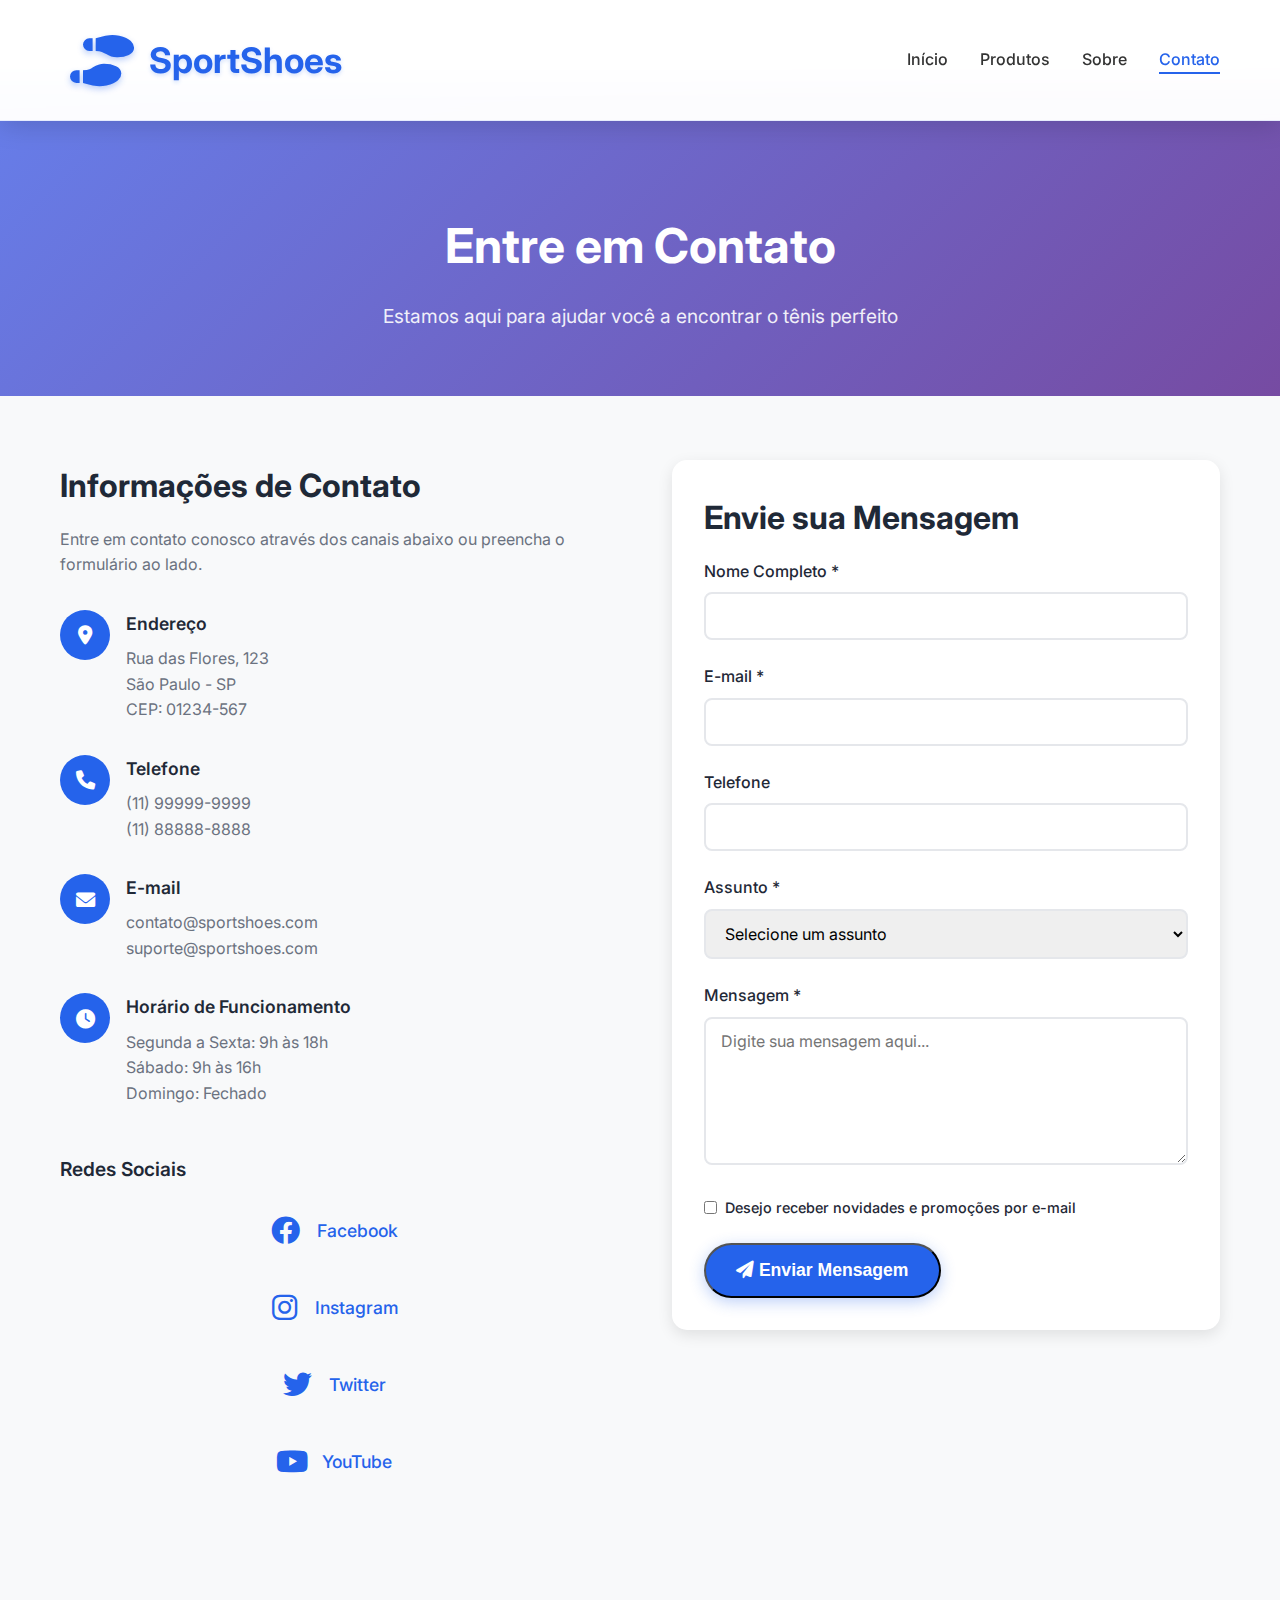
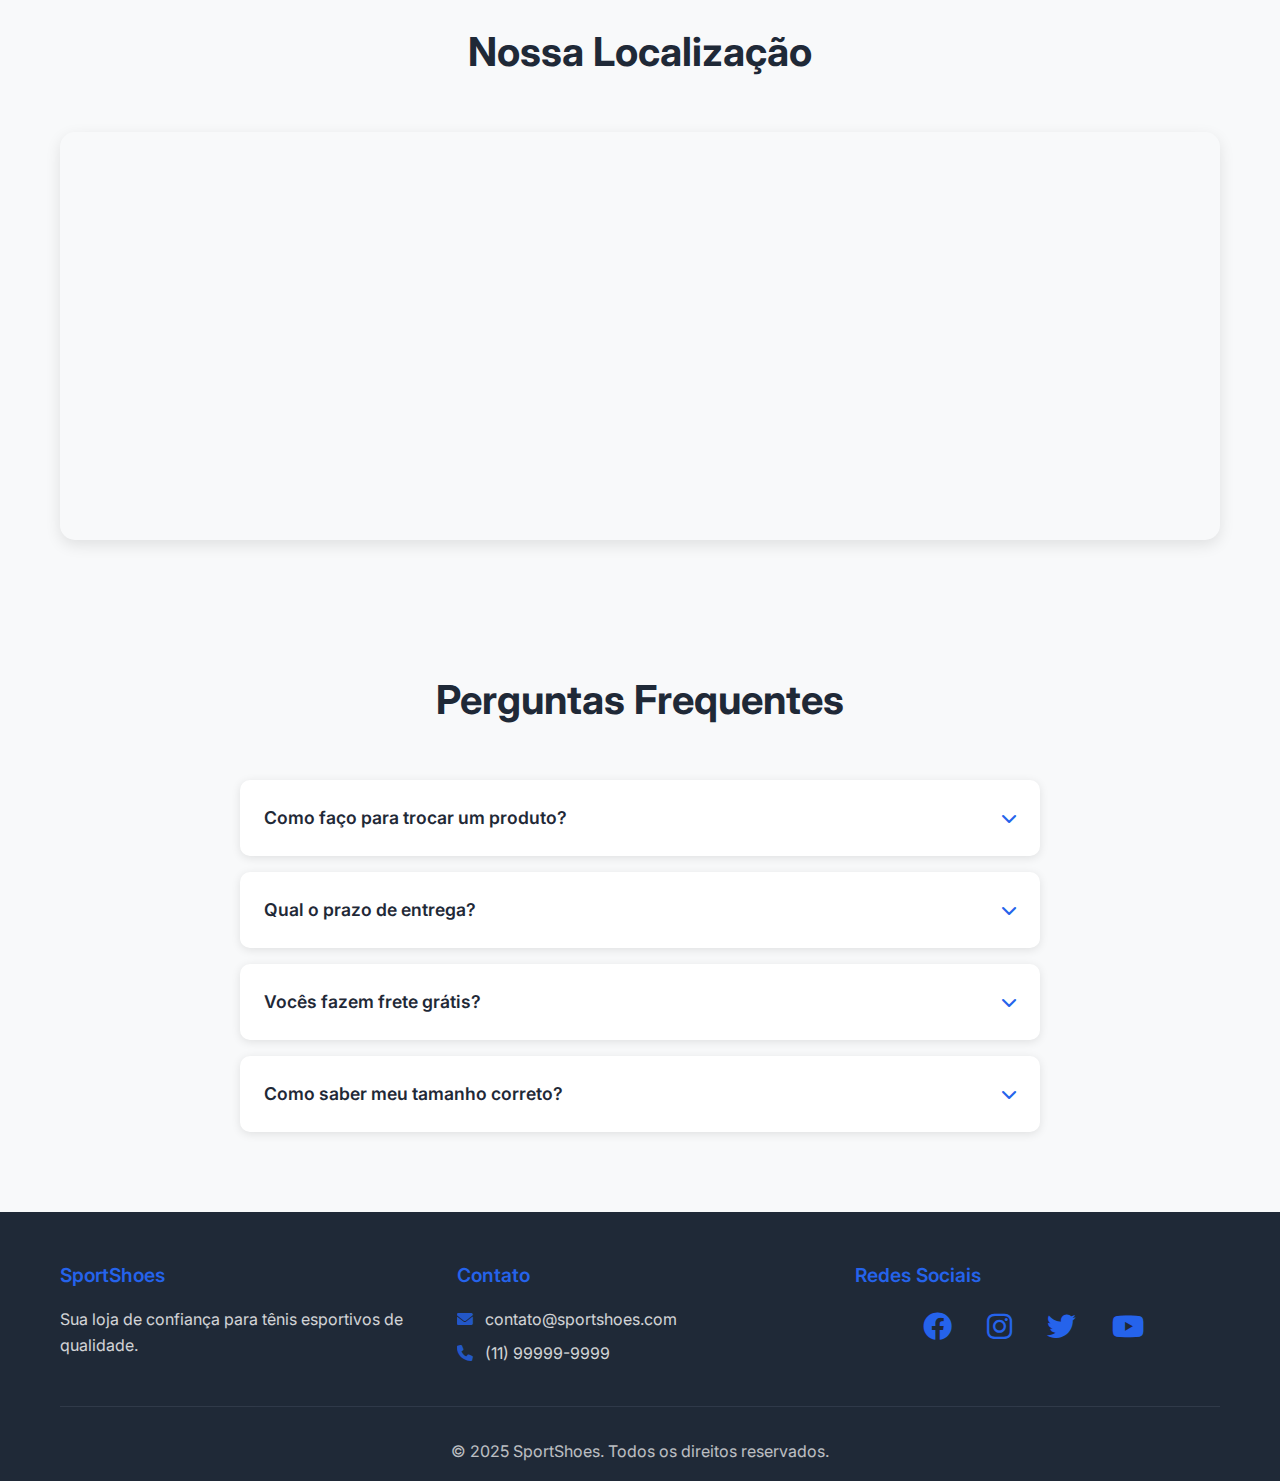
<file: contato.html>
<!DOCTYPE html>
<html lang="pt-BR">
<head>
    <meta charset="UTF-8">
    <meta name="viewport" content="width=device-width, initial-scale=1.0">
    <title>Contato - SportShoes</title>
    <link rel="icon" type="image/png" href="icon.png">
    <link rel="stylesheet" href="styles.css">
    <link href="https://fonts.googleapis.com/css2?family=Inter:wght@300;400;500;600;700&display=swap" rel="stylesheet">
    <link rel="stylesheet" href="https://cdnjs.cloudflare.com/ajax/libs/font-awesome/6.0.0/css/all.min.css">
</head>
<body>
    <!-- Header Fixo -->
    <header class="header">
        <div class="container">
            <div class="logo">
                <i class="fas fa-shoe-prints"></i>
                <h1>SportShoes</h1>
            </div>
            <nav class="nav">
                <ul>
                    <li><a href="index.html">Início</a></li>
                    <li><a href="produtos.html">Produtos</a></li>
                    <li><a href="sobre.html">Sobre</a></li>
                    <li><a href="contato.html" class="active">Contato</a></li>
                </ul>
            </nav>
            <div class="mobile-menu">
                <i class="fas fa-bars"></i>
            </div>
        </div>
    </header>

    <!-- Banner da Página -->
    <section class="page-banner">
        <div class="container">
            <h1>Entre em Contato</h1>
            <p>Estamos aqui para ajudar você a encontrar o tênis perfeito</p>
        </div>
    </section>

    <!-- Seção de Contato -->
    <section class="contact-section">
        <div class="container">
            <div class="contact-layout">
                <!-- Informações de Contato -->
                <div class="contact-info">
                    <h2>Informações de Contato</h2>
                    <p>Entre em contato conosco através dos canais abaixo ou preencha o formulário ao lado.</p>
                    
                    <div class="contact-items">
                        <div class="contact-item">
                            <div class="contact-icon">
                                <i class="fas fa-map-marker-alt"></i>
                            </div>
                            <div class="contact-details">
                                <h3>Endereço</h3>
                                <p>Rua das Flores, 123<br>São Paulo - SP<br>CEP: 01234-567</p>
                            </div>
                        </div>

                        <div class="contact-item">
                            <div class="contact-icon">
                                <i class="fas fa-phone"></i>
                            </div>
                            <div class="contact-details">
                                <h3>Telefone</h3>
                                <p>(11) 99999-9999<br>(11) 88888-8888</p>
                            </div>
                        </div>

                        <div class="contact-item">
                            <div class="contact-icon">
                                <i class="fas fa-envelope"></i>
                            </div>
                            <div class="contact-details">
                                <h3>E-mail</h3>
                                <p>contato@sportshoes.com<br>suporte@sportshoes.com</p>
                            </div>
                        </div>

                        <div class="contact-item">
                            <div class="contact-icon">
                                <i class="fas fa-clock"></i>
                            </div>
                            <div class="contact-details">
                                <h3>Horário de Funcionamento</h3>
                                <p>Segunda a Sexta: 9h às 18h<br>Sábado: 9h às 16h<br>Domingo: Fechado</p>
                            </div>
                        </div>
                    </div>

                    <div class="social-contact">
                        <h3>Redes Sociais</h3>
                        <div class="social-links-large">
                            <div class="social-link">
                                <i class="fab fa-facebook"></i>
                                <span>Facebook</span>
                            </div>
                            <div class="social-link">
                                <i class="fab fa-instagram"></i>
                                <span>Instagram</span>
                            </div>
                            <div class="social-link">
                                <i class="fab fa-twitter"></i>
                                <span>Twitter</span>
                            </div>
                            <div class="social-link">
                                <i class="fab fa-youtube"></i>
                                <span>YouTube</span>
                            </div>
                        </div>
                    </div>
                </div>

                <!-- Formulário de Contato -->
                <div class="contact-form">
                    <h2>Envie sua Mensagem</h2>
                    <form id="contactForm">
                        <div class="form-group">
                            <label for="name">Nome Completo *</label>
                            <input type="text" id="name" name="name" required>
                        </div>

                        <div class="form-group">
                            <label for="email">E-mail *</label>
                            <input type="email" id="email" name="email" required>
                        </div>

                        <div class="form-group">
                            <label for="phone">Telefone</label>
                            <input type="tel" id="phone" name="phone">
                        </div>

                        <div class="form-group">
                            <label for="subject">Assunto *</label>
                            <select id="subject" name="subject" required>
                                <option value="">Selecione um assunto</option>
                                <option value="duvida">Dúvida sobre Produto</option>
                                <option value="pedido">Acompanhamento de Pedido</option>
                                <option value="troca">Troca ou Devolução</option>
                                <option value="sugestao">Sugestão</option>
                                <option value="reclamacao">Reclamação</option>
                                <option value="outro">Outro</option>
                            </select>
                        </div>

                        <div class="form-group">
                            <label for="message">Mensagem *</label>
                            <textarea id="message" name="message" rows="6" required placeholder="Digite sua mensagem aqui..."></textarea>
                        </div>

                        <div class="form-group checkbox-group">
                            <input type="checkbox" id="newsletter" name="newsletter">
                            <label for="newsletter">Desejo receber novidades e promoções por e-mail</label>
                        </div>

                        <button type="submit" class="btn-primary btn-large">
                            <i class="fas fa-paper-plane"></i>
                            Enviar Mensagem
                        </button>
                    </form>
                </div>
            </div>
        </div>
    </section>

    <!-- Mapa -->
    <section class="map-section">
        <div class="container">
            <h2>Nossa Localização</h2>
            <div class="map-container">
                <iframe 
                    src="https://www.google.com/maps/embed?pb=!1m18!1m12!1m3!1d3657.1234567890123!2d-46.6388!3d-23.5505!2m3!1f0!2f0!3f0!3m2!1i1024!2i768!4f13.1!3m3!1m2!1s0x0%3A0x0!2zMjPCsDMzJzAxLjgiUyA0NsKwMzgnMTkuNyJX!5e0!3m2!1spt-BR!2sbr!4v1234567890123"
                    width="100%" 
                    height="400" 
                    style="border:0;" 
                    allowfullscreen="" 
                    loading="lazy" 
                    referrerpolicy="no-referrer-when-downgrade">
                </iframe>
            </div>
        </div>
    </section>

    <!-- FAQ -->
    <section class="faq-section">
        <div class="container">
            <h2>Perguntas Frequentes</h2>
            <div class="faq-grid">
                <div class="faq-item">
                    <div class="faq-question">
                        <h3>Como faço para trocar um produto?</h3>
                        <i class="fas fa-chevron-down"></i>
                    </div>
                    <div class="faq-answer">
                        <p>Você tem 30 dias para trocar qualquer produto. Entre em contato conosco através do formulário ou telefone e nossa equipe irá te auxiliar no processo de troca.</p>
                    </div>
                </div>

                <div class="faq-item">
                    <div class="faq-question">
                        <h3>Qual o prazo de entrega?</h3>
                        <i class="fas fa-chevron-down"></i>
                    </div>
                    <div class="faq-answer">
                        <p>O prazo de entrega varia de 2 a 5 dias úteis para todo o Brasil. Para a cidade de São Paulo, a entrega pode ser feita no mesmo dia em alguns casos.</p>
                    </div>
                </div>

                <div class="faq-item">
                    <div class="faq-question">
                        <h3>Vocês fazem frete grátis?</h3>
                        <i class="fas fa-chevron-down"></i>
                    </div>
                    <div class="faq-answer">
                        <p>Sim! Oferecemos frete grátis para compras acima de R$ 99,90 em todo o Brasil. Para compras abaixo desse valor, o frete custa R$ 9,90.</p>
                    </div>
                </div>

                <div class="faq-item">
                    <div class="faq-question">
                        <h3>Como saber meu tamanho correto?</h3>
                        <i class="fas fa-chevron-down"></i>
                    </div>
                    <div class="faq-answer">
                        <p>Cada marca pode ter um tamanho ligeiramente diferente. Recomendamos que você consulte nossa tabela de tamanhos ou entre em contato conosco para orientação personalizada.</p>
                    </div>
                </div>
            </div>
        </div>
    </section>

    <!-- Footer -->
    <footer class="footer">
        <div class="container">
            <div class="footer-content">
                <div class="footer-section">
                    <h3>SportShoes</h3>
                    <p>Sua loja de confiança para tênis esportivos de qualidade.</p>
                </div>
                <div class="footer-section">
                    <h3>Contato</h3>
                    <p><i class="fas fa-envelope"></i> contato@sportshoes.com</p>
                    <p><i class="fas fa-phone"></i> (11) 99999-9999</p>
                </div>
                <div class="footer-section">
                                            <h3>Redes Sociais</h3>
                        <div class="social-links">
                            <div class="social-icon"><i class="fab fa-facebook"></i></div>
                            <div class="social-icon"><i class="fab fa-instagram"></i></div>
                            <div class="social-icon"><i class="fab fa-twitter"></i></div>
                            <div class="social-icon"><i class="fab fa-youtube"></i></div>
                        </div>
                </div>
            </div>
            <div class="footer-bottom">
                <p>&copy; 2025 SportShoes. Todos os direitos reservados.</p>
            </div>
        </div>
    </footer>

    <script>
        // FAQ Accordion
        document.querySelectorAll('.faq-question').forEach(question => {
            question.addEventListener('click', function() {
                const answer = this.nextElementSibling;
                const icon = this.querySelector('i');
                
                // Toggle active class
                this.parentElement.classList.toggle('active');
                
                // Toggle answer visibility
                if (answer.style.maxHeight) {
                    answer.style.maxHeight = null;
                    icon.style.transform = 'rotate(0deg)';
                } else {
                    answer.style.maxHeight = answer.scrollHeight + 'px';
                    icon.style.transform = 'rotate(180deg)';
                }
            });
        });

        // Form submission
        document.getElementById('contactForm').addEventListener('submit', function(e) {
            e.preventDefault();
            
            // Simular envio do formulário
            const submitBtn = this.querySelector('button[type="submit"]');
            const originalText = submitBtn.innerHTML;
            
            submitBtn.innerHTML = '<i class="fas fa-spinner fa-spin"></i> Enviando...';
            submitBtn.disabled = true;
            
            setTimeout(() => {
                alert('Mensagem enviada com sucesso! Entraremos em contato em breve.');
                this.reset();
                submitBtn.innerHTML = originalText;
                submitBtn.disabled = false;
            }, 2000);
        });

        // Menu Mobile
        document.addEventListener('DOMContentLoaded', function() {
            const mobileMenuBtn = document.querySelector('.mobile-menu');
            const nav = document.querySelector('.nav');
            
            mobileMenuBtn.addEventListener('click', function() {
                nav.classList.toggle('mobile-active');
            });
            
            // Fechar menu ao clicar em um link
            const navLinks = document.querySelectorAll('.nav a');
            navLinks.forEach(link => {
                link.addEventListener('click', function() {
                    nav.classList.remove('mobile-active');
                });
            });
            
            // Fechar menu ao clicar fora dele
            document.addEventListener('click', function(e) {
                if (!nav.contains(e.target) && !mobileMenuBtn.contains(e.target)) {
                    nav.classList.remove('mobile-active');
                }
            });
        });
    </script>
</body>
</html>
</file>
<file: styles.css>
/* Reset e Configurações Gerais */
* {
    margin: 0;
    padding: 0;
    box-sizing: border-box;
}

body {
    font-family: 'Inter', sans-serif;
    line-height: 1.6;
    color: #333;
    background-color: #f8f9fa;
}

.container {
    max-width: 1200px;
    margin: 0 auto;
    padding: 0 20px;
}

/* Header Fixo */
.header {
    position: fixed;
    top: 0;
    left: 0;
    right: 0;
    background: rgba(255, 255, 255, 0.98);
    backdrop-filter: blur(15px);
    box-shadow: 0 4px 25px rgba(0, 0, 0, 0.15);
    z-index: 1000;
    transition: all 0.3s ease;
    border-bottom: 1px solid rgba(37, 99, 235, 0.1);
}

.header .container {
    display: flex;
    justify-content: space-between;
    align-items: center;
    padding: 1.5rem 20px;
    min-height: 80px;
}

.logo {
    display: flex;
    align-items: center;
    gap: 15px;
    color: #2563eb;
    text-decoration: none;
    padding: 8px 0;
    margin-left: 10px;
}

.logo i {
    font-size: 3.2rem;
    color: #2563eb;
    text-shadow: 0 3px 6px rgba(37, 99, 235, 0.3);
}

.logo h1 {
    font-size: 2.2rem;
    font-weight: 700;
    color: #2563eb;
    text-shadow: 0 2px 4px rgba(37, 99, 235, 0.2);
}

.nav ul {
    display: flex;
    list-style: none;
    gap: 2rem;
}

.nav a {
    text-decoration: none;
    color: #333;
    font-weight: 500;
    transition: color 0.3s ease;
    position: relative;
}

.nav a:hover,
.nav a.active {
    color: #2563eb;
}

.nav a::after {
    content: '';
    position: absolute;
    bottom: -5px;
    left: 0;
    width: 0;
    height: 2px;
    background: #2563eb;
    transition: width 0.3s ease;
}

.nav a:hover::after,
.nav a.active::after {
    width: 100%;
}

.mobile-menu {
    display: none;
    font-size: 1.5rem;
    cursor: pointer;
    color: #333;
}

/* Banner */
.banner {
    height: 80vh;
    background: linear-gradient(135deg, #667eea 0%, #764ba2 100%);
    display: flex;
    align-items: center;
    justify-content: center;
    text-align: center;
    color: white;
    margin-top: 80px;
    position: relative;
    overflow: hidden;
}

.banner::before {
    content: '';
    position: absolute;
    top: 0;
    left: 0;
    right: 0;
    bottom: 0;
    background: url('https://images.unsplash.com/photo-1556909114-f6e7ad7d3136?w=1200&h=600&fit=crop') center/cover;
    opacity: 0.3;
    z-index: 1;
}

.banner-content {
    position: relative;
    z-index: 2;
    max-width: 600px;
    padding: 0 20px;
}

.banner h2 {
    font-size: 3rem;
    font-weight: 700;
    margin-bottom: 1rem;
    text-shadow: 2px 2px 4px rgba(0, 0, 0, 0.3);
}

.banner p {
    font-size: 1.2rem;
    margin-bottom: 2rem;
    opacity: 0.9;
}

/* Botões */
.btn-primary {
    display: inline-block;
    background: #2563eb;
    color: white;
    padding: 15px 30px;
    text-decoration: none;
    border-radius: 50px;
    font-weight: 600;
    transition: all 0.3s ease;
    box-shadow: 0 4px 15px rgba(37, 99, 235, 0.3);
}

.btn-primary:hover {
    background: #1d4ed8;
    transform: translateY(-2px);
    box-shadow: 0 6px 20px rgba(37, 99, 235, 0.4);
}

.btn-secondary {
    display: inline-block;
    background: rgba(255, 255, 255, 0.9);
    color: #2563eb;
    padding: 10px 20px;
    text-decoration: none;
    border-radius: 25px;
    font-weight: 600;
    transition: all 0.3s ease;
}

.btn-secondary:hover {
    background: white;
    transform: scale(1.05);
}

/* Seções */
.section-title {
    text-align: center;
    font-size: 2.5rem;
    font-weight: 700;
    margin-bottom: 3rem;
    color: #1f2937;
}

.featured-products,
.categories {
    padding: 5rem 0;
}

/* Grid de Produtos */
.products-grid {
    display: grid;
    grid-template-columns: repeat(auto-fit, minmax(280px, 1fr));
    gap: 2rem;
    margin-top: 2rem;
}

.product-card {
    background: white;
    border-radius: 15px;
    overflow: hidden;
    box-shadow: 0 5px 15px rgba(0, 0, 0, 0.1);
    transition: all 0.3s ease;
    cursor: pointer;
}

.product-card:hover {
    transform: translateY(-10px);
    box-shadow: 0 15px 30px rgba(0, 0, 0, 0.2);
}

.product-image {
    position: relative;
    height: 250px;
    overflow: hidden;
}

.product-image img {
    width: 100%;
    height: 100%;
    object-fit: cover;
    transition: transform 0.3s ease;
}

.product-card:hover .product-image img {
    transform: scale(1.1);
}

.product-overlay {
    position: absolute;
    top: 0;
    left: 0;
    right: 0;
    bottom: 0;
    background: rgba(37, 99, 235, 0.9);
    display: flex;
    align-items: center;
    justify-content: center;
    opacity: 0;
    transition: opacity 0.3s ease;
}

.product-card:hover .product-overlay {
    opacity: 1;
}

.product-info {
    padding: 1.5rem;
    text-align: center;
}

.product-info h3 {
    font-size: 1.2rem;
    font-weight: 600;
    margin-bottom: 0.5rem;
    color: #1f2937;
}

.price {
    font-size: 1.3rem;
    font-weight: 700;
    color: #2563eb;
}

/* Categorias */
.categories-grid {
    display: grid;
    grid-template-columns: repeat(auto-fit, minmax(250px, 1fr));
    gap: 2rem;
    margin-top: 2rem;
}

.category-card {
    background: white;
    padding: 2rem;
    border-radius: 15px;
    text-align: center;
    box-shadow: 0 5px 15px rgba(0, 0, 0, 0.1);
    transition: all 0.3s ease;
    cursor: pointer;
}

.category-card:hover {
    transform: translateY(-5px);
    box-shadow: 0 10px 25px rgba(0, 0, 0, 0.15);
}

.category-card i {
    font-size: 3rem;
    color: #2563eb;
    margin-bottom: 1rem;
}

.category-card h3 {
    font-size: 1.3rem;
    font-weight: 600;
    margin-bottom: 0.5rem;
    color: #1f2937;
}

.category-card p {
    color: #6b7280;
}

/* Footer */
.footer {
    background: #1f2937;
    color: white;
    padding: 3rem 0 1rem;
}

.footer-content {
    display: grid;
    grid-template-columns: repeat(auto-fit, minmax(250px, 1fr));
    gap: 2rem;
    margin-bottom: 2rem;
}

.footer-section h3 {
    font-size: 1.2rem;
    font-weight: 600;
    margin-bottom: 1rem;
    color: #2563eb;
}

.footer-section p {
    margin-bottom: 0.5rem;
    opacity: 0.8;
}

.footer-section i {
    margin-right: 0.5rem;
    color: #2563eb;
}

.social-links {
    display: flex;
    gap: 1rem;
    margin-top: 0.5rem;
    justify-content: center;
    align-items: center;
    flex-wrap: wrap;
}

.social-icon {
    display: inline-flex;
    align-items: center;
    justify-content: center;
    color: #2563eb;
    text-align: center;
    font-size: 1.8rem;
    padding: 0.25rem;
    margin: 0.1rem;
}

.social-icon i {
    font-size: 1.8rem;
}

.footer-bottom {
    text-align: center;
    padding-top: 2rem;
    border-top: 1px solid #374151;
    opacity: 0.7;
}

/* Página de Produtos */
.page-banner {
    background: linear-gradient(135deg, #667eea 0%, #764ba2 100%);
    padding: 8rem 0 4rem;
    text-align: center;
    color: white;
    margin-top: 80px;
}

.page-banner h1 {
    font-size: 3rem;
    font-weight: 700;
    margin-bottom: 1rem;
}

.page-banner p {
    font-size: 1.2rem;
    opacity: 0.9;
}

.filters {
    padding: 2rem 0;
    background: white;
    border-bottom: 1px solid #e5e7eb;
}

.filter-buttons {
    display: flex;
    justify-content: center;
    gap: 1rem;
    flex-wrap: wrap;
}

.filter-btn {
    background: #f3f4f6;
    border: none;
    padding: 10px 20px;
    border-radius: 25px;
    font-weight: 500;
    cursor: pointer;
    transition: all 0.3s ease;
    color: #6b7280;
}

.filter-btn:hover,
.filter-btn.active {
    background: #2563eb;
    color: white;
    transform: translateY(-2px);
}

.products-list {
    padding: 4rem 0;
}

/* Página de Detalhes do Produto */
.product-details {
    padding: 6rem 0 4rem;
    margin-top: 80px;
}

.product-layout {
    display: grid;
    grid-template-columns: 1fr 1fr;
    gap: 4rem;
    align-items: start;
}

.product-gallery {
    position: sticky;
    top: 100px;
}

.main-image {
    border-radius: 15px;
    overflow: hidden;
    margin-bottom: 1rem;
    box-shadow: 0 5px 15px rgba(0, 0, 0, 0.1);
}

.main-image img {
    width: 100%;
    height: auto;
    display: block;
}

.thumbnail-images {
    display: flex;
    gap: 1rem;
}

.thumbnail {
    width: 80px;
    height: 60px;
    border-radius: 8px;
    cursor: pointer;
    transition: all 0.3s ease;
    border: 2px solid transparent;
}

.thumbnail:hover,
.thumbnail.active {
    border-color: #2563eb;
    transform: scale(1.05);
}

.product-info-details {
    padding: 0 1rem;
}

.breadcrumb {
    margin-bottom: 2rem;
    color: #6b7280;
}

.breadcrumb a {
    color: #2563eb;
    text-decoration: none;
}

.breadcrumb a:hover {
    text-decoration: underline;
}

.product-info-details h1 {
    font-size: 2.5rem;
    font-weight: 700;
    margin-bottom: 1rem;
    color: #1f2937;
}

.product-rating {
    display: flex;
    align-items: center;
    gap: 1rem;
    margin-bottom: 2rem;
}

.stars {
    color: #fbbf24;
}

.product-price {
    display: flex;
    align-items: center;
    gap: 1rem;
    margin-bottom: 2rem;
}

.current-price {
    font-size: 2rem;
    font-weight: 700;
    color: #2563eb;
}

.original-price {
    font-size: 1.2rem;
    color: #6b7280;
    text-decoration: line-through;
}

.discount {
    background: #dc2626;
    color: white;
    padding: 4px 8px;
    border-radius: 4px;
    font-size: 0.9rem;
    font-weight: 600;
}

.product-description {
    margin-bottom: 2rem;
    line-height: 1.8;
    color: #4b5563;
}

.size-selection,
.color-selection,
.quantity-selection {
    margin-bottom: 2rem;
}

.size-selection h3,
.color-selection h3,
.quantity-selection h3 {
    font-size: 1.1rem;
    font-weight: 600;
    margin-bottom: 1rem;
    color: #1f2937;
}

.size-options {
    display: flex;
    gap: 0.5rem;
    flex-wrap: wrap;
}

.size-btn {
    width: 50px;
    height: 50px;
    border: 2px solid #e5e7eb;
    background: white;
    border-radius: 8px;
    cursor: pointer;
    transition: all 0.3s ease;
    font-weight: 500;
}

.size-btn:hover,
.size-btn.active {
    border-color: #2563eb;
    background: #2563eb;
    color: white;
}

.color-options {
    display: flex;
    gap: 1rem;
}

.color-btn {
    width: 40px;
    height: 40px;
    border-radius: 50%;
    border: 3px solid transparent;
    cursor: pointer;
    transition: all 0.3s ease;
}

.color-btn:hover,
.color-btn.active {
    border-color: #2563eb;
    transform: scale(1.1);
}

.quantity-controls {
    display: flex;
    align-items: center;
    gap: 1rem;
}

.qty-btn {
    width: 40px;
    height: 40px;
    border: 2px solid #e5e7eb;
    background: white;
    border-radius: 8px;
    cursor: pointer;
    transition: all 0.3s ease;
    font-weight: 600;
}

.qty-btn:hover {
    border-color: #2563eb;
    background: #2563eb;
    color: white;
}

#quantity {
    width: 60px;
    height: 40px;
    text-align: center;
    border: 2px solid #e5e7eb;
    border-radius: 8px;
    font-weight: 500;
}

.product-actions {
    display: flex;
    gap: 1rem;
    margin-bottom: 2rem;
    flex-wrap: wrap;
}

.btn-large {
    padding: 15px 30px;
    font-size: 1.1rem;
    flex: 1;
    min-width: 200px;
}

.product-features {
    display: flex;
    flex-direction: column;
    gap: 1rem;
}

.feature {
    display: flex;
    align-items: center;
    gap: 1rem;
    color: #4b5563;
}

.feature i {
    color: #2563eb;
    font-size: 1.2rem;
}

/* Especificações Técnicas */
.product-specs {
    padding: 4rem 0;
    background: #f8f9fa;
}

.product-specs h2 {
    text-align: center;
    font-size: 2.5rem;
    font-weight: 700;
    margin-bottom: 3rem;
    color: #1f2937;
}

.specs-grid {
    display: grid;
    grid-template-columns: repeat(auto-fit, minmax(300px, 1fr));
    gap: 2rem;
}

.spec-item {
    background: white;
    padding: 2rem;
    border-radius: 15px;
    box-shadow: 0 5px 15px rgba(0, 0, 0, 0.1);
}

.spec-item h4 {
    font-size: 1.2rem;
    font-weight: 600;
    margin-bottom: 0.5rem;
    color: #2563eb;
}

.spec-item p {
    color: #4b5563;
    line-height: 1.6;
}

/* Produtos Relacionados */
.related-products {
    padding: 4rem 0;
}

.related-products h2 {
    text-align: center;
    font-size: 2.5rem;
    font-weight: 700;
    margin-bottom: 3rem;
    color: #1f2937;
}

/* Página de Contato */
.contact-section {
    padding: 4rem 0;
}

.contact-layout {
    display: grid;
    grid-template-columns: 1fr 1fr;
    gap: 4rem;
    align-items: start;
}

.contact-info h2,
.contact-form h2 {
    font-size: 2rem;
    font-weight: 700;
    margin-bottom: 1rem;
    color: #1f2937;
}

.contact-info p {
    color: #6b7280;
    margin-bottom: 2rem;
    line-height: 1.6;
}

.contact-items {
    display: flex;
    flex-direction: column;
    gap: 2rem;
    margin-bottom: 3rem;
}

.contact-item {
    display: flex;
    align-items: flex-start;
    gap: 1rem;
}

.contact-icon {
    width: 50px;
    height: 50px;
    background: #2563eb;
    color: white;
    border-radius: 50%;
    display: flex;
    align-items: center;
    justify-content: center;
    font-size: 1.2rem;
    flex-shrink: 0;
}

.contact-details h3 {
    font-size: 1.1rem;
    font-weight: 600;
    margin-bottom: 0.5rem;
    color: #1f2937;
}

.contact-details p {
    color: #6b7280;
    line-height: 1.6;
    margin: 0;
}

.social-contact h3 {
    font-size: 1.2rem;
    font-weight: 600;
    margin-bottom: 1rem;
    color: #1f2937;
}

.social-links-large {
    display: flex;
    flex-direction: column;
    gap: 1rem;
    margin-top: 1rem;
    align-items: center; /* Centralize the links */
}

.social-link {
    display: flex;
    align-items: center;
    gap: 1rem;
    padding: 1rem;
    color: #2563eb;
    min-width: 220px;
    justify-content: center;
    font-weight: 500;
    font-size: 1.1rem;
}

.social-link i {
    font-size: 1.8rem;
    width: 30px;
    text-align: center;
}

/* Formulário */
.contact-form {
    background: white;
    padding: 2rem;
    border-radius: 15px;
    box-shadow: 0 5px 15px rgba(0, 0, 0, 0.1);
}

.form-group {
    margin-bottom: 1.5rem;
}

.form-group label {
    display: block;
    margin-bottom: 0.5rem;
    font-weight: 500;
    color: #1f2937;
}

.form-group input,
.form-group select,
.form-group textarea {
    width: 100%;
    padding: 12px 15px;
    border: 2px solid #e5e7eb;
    border-radius: 8px;
    font-size: 1rem;
    transition: border-color 0.3s ease;
    font-family: inherit;
}

.form-group input:focus,
.form-group select:focus,
.form-group textarea:focus {
    outline: none;
    border-color: #2563eb;
}

.checkbox-group {
    display: flex;
    align-items: center;
    gap: 0.5rem;
}

.checkbox-group input[type="checkbox"] {
    width: auto;
}

.checkbox-group label {
    margin: 0;
    font-size: 0.9rem;
}

/* Mapa */
.map-section {
    padding: 4rem 0;
    background: #f8f9fa;
}

.map-section h2 {
    text-align: center;
    font-size: 2.5rem;
    font-weight: 700;
    margin-bottom: 3rem;
    color: #1f2937;
}

.map-container {
    border-radius: 15px;
    overflow: hidden;
    box-shadow: 0 5px 15px rgba(0, 0, 0, 0.1);
}

/* FAQ */
.faq-section {
    padding: 4rem 0;
}

.faq-section h2 {
    text-align: center;
    font-size: 2.5rem;
    font-weight: 700;
    margin-bottom: 3rem;
    color: #1f2937;
}

.faq-grid {
    max-width: 800px;
    margin: 0 auto;
}

.faq-item {
    background: white;
    border-radius: 10px;
    margin-bottom: 1rem;
    box-shadow: 0 2px 10px rgba(0, 0, 0, 0.1);
    overflow: hidden;
}

.faq-question {
    padding: 1.5rem;
    cursor: pointer;
    display: flex;
    justify-content: space-between;
    align-items: center;
    transition: background-color 0.3s ease;
}

.faq-question:hover {
    background: #f8f9fa;
}

.faq-question h3 {
    font-size: 1.1rem;
    font-weight: 600;
    color: #1f2937;
    margin: 0;
}

.faq-question i {
    color: #2563eb;
    transition: transform 0.3s ease;
}

.faq-answer {
    max-height: 0;
    overflow: hidden;
    transition: max-height 0.3s ease;
}

.faq-answer p {
    padding: 0 1.5rem 1.5rem;
    color: #6b7280;
    line-height: 1.6;
    margin: 0;
}

.faq-item.active .faq-question {
    background: #f8f9fa;
}

/* Página Sobre */
.about-story {
    padding: 4rem 0;
}

.story-layout {
    display: grid;
    grid-template-columns: 1fr 1fr;
    gap: 4rem;
    align-items: center;
}

.story-content h2 {
    font-size: 2.5rem;
    font-weight: 700;
    margin-bottom: 2rem;
    color: #1f2937;
}

.story-content p {
    color: #6b7280;
    line-height: 1.8;
    margin-bottom: 1.5rem;
    font-size: 1.1rem;
}

.story-image img {
    width: 100%;
    height: auto;
    border-radius: 15px;
    box-shadow: 0 10px 30px rgba(0, 0, 0, 0.1);
}

/* Valores */
.values-section {
    padding: 4rem 0;
    background: #f8f9fa;
}

.values-section h2 {
    text-align: center;
    font-size: 2.5rem;
    font-weight: 700;
    margin-bottom: 3rem;
    color: #1f2937;
}

.values-grid {
    display: grid;
    grid-template-columns: repeat(auto-fit, minmax(250px, 1fr));
    gap: 2rem;
}

.value-card {
    background: white;
    padding: 2rem;
    border-radius: 15px;
    text-align: center;
    box-shadow: 0 5px 15px rgba(0, 0, 0, 0.1);
    transition: transform 0.3s ease;
}

.value-card:hover {
    transform: translateY(-5px);
}

.value-icon {
    width: 80px;
    height: 80px;
    background: #2563eb;
    color: white;
    border-radius: 50%;
    display: flex;
    align-items: center;
    justify-content: center;
    font-size: 2rem;
    margin: 0 auto 1.5rem;
}

.value-card h3 {
    font-size: 1.3rem;
    font-weight: 600;
    margin-bottom: 1rem;
    color: #1f2937;
}

.value-card p {
    color: #6b7280;
    line-height: 1.6;
}

/* Missão, Visão e Valores */
.mission-section {
    padding: 4rem 0;
}

.mission-grid {
    display: grid;
    grid-template-columns: repeat(auto-fit, minmax(300px, 1fr));
    gap: 2rem;
}

.mission-card {
    background: white;
    padding: 2.5rem;
    border-radius: 15px;
    text-align: center;
    box-shadow: 0 5px 15px rgba(0, 0, 0, 0.1);
    border-top: 4px solid #2563eb;
}

.mission-icon {
    width: 70px;
    height: 70px;
    background: #2563eb;
    color: white;
    border-radius: 50%;
    display: flex;
    align-items: center;
    justify-content: center;
    font-size: 1.5rem;
    margin: 0 auto 1.5rem;
}

.mission-card h3 {
    font-size: 1.5rem;
    font-weight: 700;
    margin-bottom: 1rem;
    color: #1f2937;
}

.mission-card p {
    color: #6b7280;
    line-height: 1.6;
}

/* Números */
.numbers-section {
    padding: 4rem 0;
    background: linear-gradient(135deg, #667eea 0%, #764ba2 100%);
    color: white;
}

.numbers-section h2 {
    text-align: center;
    font-size: 2.5rem;
    font-weight: 700;
    margin-bottom: 3rem;
}

.numbers-grid {
    display: grid;
    grid-template-columns: repeat(auto-fit, minmax(200px, 1fr));
    gap: 2rem;
}

.number-card {
    text-align: center;
}

.number {
    font-size: 3rem;
    font-weight: 700;
    margin-bottom: 0.5rem;
    display: block;
}

.number-card p {
    font-size: 1.1rem;
    opacity: 0.9;
}

/* Equipe */
.team-section {
    padding: 4rem 0;
}

.team-section h2 {
    text-align: center;
    font-size: 2.5rem;
    font-weight: 700;
    margin-bottom: 3rem;
    color: #1f2937;
}

.team-grid {
    display: grid;
    grid-template-columns: repeat(auto-fit, minmax(300px, 1fr));
    gap: 2rem;
}

.team-member {
    background: white;
    padding: 2rem;
    border-radius: 15px;
    text-align: center;
    box-shadow: 0 5px 15px rgba(0, 0, 0, 0.1);
    transition: transform 0.3s ease;
}

.team-member:hover {
    transform: translateY(-5px);
}

.member-photo {
    width: 150px;
    height: 150px;
    border-radius: 50%;
    overflow: hidden;
    margin: 0 auto 1.5rem;
    border: 4px solid #2563eb;
}

.member-photo img {
    width: 100%;
    height: 100%;
    object-fit: cover;
}

.team-member h3 {
    font-size: 1.3rem;
    font-weight: 600;
    margin-bottom: 0.5rem;
    color: #1f2937;
}

.member-role {
    color: #2563eb;
    font-weight: 500;
    margin-bottom: 1rem;
}

.member-bio {
    color: #6b7280;
    line-height: 1.6;
}

/* Depoimentos */
.testimonials-section {
    padding: 4rem 0;
    background: #f8f9fa;
}

.testimonials-section h2 {
    text-align: center;
    font-size: 2.5rem;
    font-weight: 700;
    margin-bottom: 3rem;
    color: #1f2937;
}

.testimonials-grid {
    display: grid;
    grid-template-columns: repeat(auto-fit, minmax(300px, 1fr));
    gap: 2rem;
}

.testimonial-card {
    background: white;
    padding: 2rem;
    border-radius: 15px;
    box-shadow: 0 5px 15px rgba(0, 0, 0, 0.1);
}

.testimonial-stars {
    color: #fbbf24;
    margin-bottom: 1rem;
}

.testimonial-card p {
    color: #4b5563;
    line-height: 1.6;
    margin-bottom: 1.5rem;
    font-style: italic;
}

.testimonial-author {
    display: flex;
    flex-direction: column;
    gap: 0.25rem;
}

.testimonial-author strong {
    color: #1f2937;
    font-weight: 600;
}

.testimonial-author span {
    color: #6b7280;
    font-size: 0.9rem;
}

/* Menu Mobile */
.nav.mobile-active {
    display: flex;
    position: fixed;
    top: 80px;
    left: 0;
    right: 0;
    background: white;
    flex-direction: column;
    padding: 2rem;
    box-shadow: 0 4px 10px rgba(0, 0, 0, 0.1);
    z-index: 1000;
    animation: slideDown 0.3s ease;
}

.nav.mobile-active ul {
    flex-direction: column;
    gap: 1rem;
}

.nav.mobile-active li {
    width: 100%;
}

.nav.mobile-active a {
    display: block;
    padding: 1rem;
    border-radius: 8px;
    transition: background-color 0.3s ease;
}

.nav.mobile-active a:hover {
    background-color: #f3f4f6;
}

@keyframes slideDown {
    from {
        opacity: 0;
        transform: translateY(-10px);
    }
    to {
        opacity: 1;
        transform: translateY(0);
    }
}

/* Responsividade */
@media (max-width: 768px) {
    .nav {
        display: none;
    }
    
    .mobile-menu {
        display: block;
    }
    
    .banner h2 {
        font-size: 2rem;
    }
    
    .banner p {
        font-size: 1rem;
    }
    
    .section-title {
        font-size: 2rem;
    }
    
    .products-grid {
        grid-template-columns: 1fr;
        gap: 1.5rem;
    }
    
    .categories-grid {
        grid-template-columns: 1fr;
        gap: 1.5rem;
    }
    
    .footer-content {
        grid-template-columns: 1fr;
        text-align: center;
    }
    
    .social-links {
        justify-content: center;
        gap: 0.75rem;
    }
    
    .page-banner h1 {
        font-size: 2rem;
    }
    
    .filter-buttons {
        gap: 0.5rem;
    }
    
    .filter-btn {
        padding: 8px 16px;
        font-size: 0.9rem;
    }
    
    /* Responsividade para página de produto */
    .product-layout {
        grid-template-columns: 1fr;
        gap: 2rem;
    }
    
    .product-gallery {
        position: static;
    }
    
    .product-info-details h1 {
        font-size: 2rem;
    }
    
    .current-price {
        font-size: 1.5rem;
    }
    
    .product-actions {
        flex-direction: column;
    }
    
    .btn-large {
        min-width: auto;
    }
    
    .specs-grid {
        grid-template-columns: 1fr;
    }
    
    /* Responsividade para página de contato */
    .contact-layout {
        grid-template-columns: 1fr;
        gap: 2rem;
    }
    
    .contact-info h2,
    .contact-form h2 {
        font-size: 1.5rem;
    }
    
    .social-links-large {
        flex-direction: row;
        flex-wrap: wrap;
    }
    
    .social-link {
        flex: 1;
        min-width: 150px;
    }
    
    /* Responsividade para página sobre */
    .story-layout {
        grid-template-columns: 1fr;
        gap: 2rem;
    }
    
    .story-content h2 {
        font-size: 2rem;
    }
    
    .values-grid,
    .mission-grid,
    .numbers-grid,
    .team-grid,
    .testimonials-grid {
        grid-template-columns: 1fr;
    }
    
    .number {
        font-size: 2.5rem;
    }
}

@media (max-width: 480px) {
    .container {
        padding: 0 15px;
    }
    
    .banner {
        height: 60vh;
    }
    
    .banner h2 {
        font-size: 1.5rem;
    }
    
    .btn-primary {
        padding: 12px 24px;
        font-size: 0.9rem;
    }
    
    .product-card {
        margin: 0 10px;
    }
}
</file>
